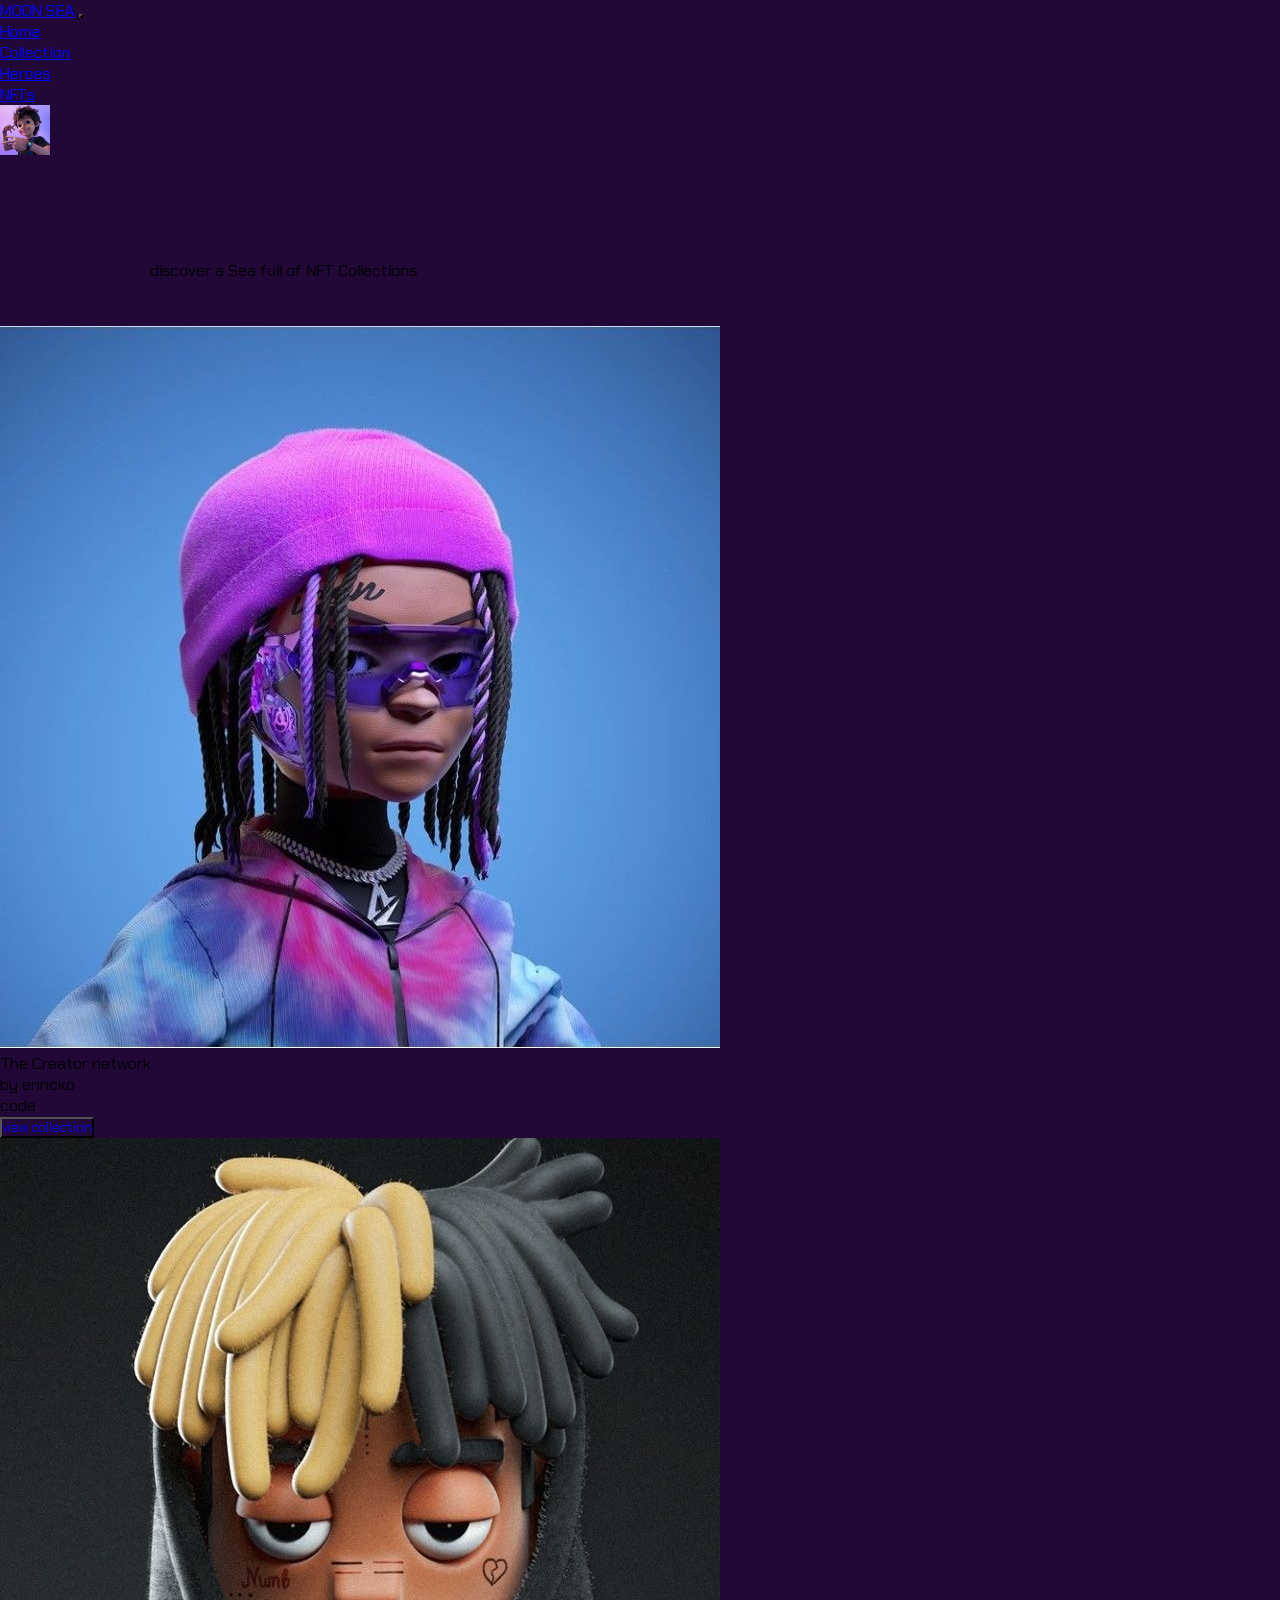
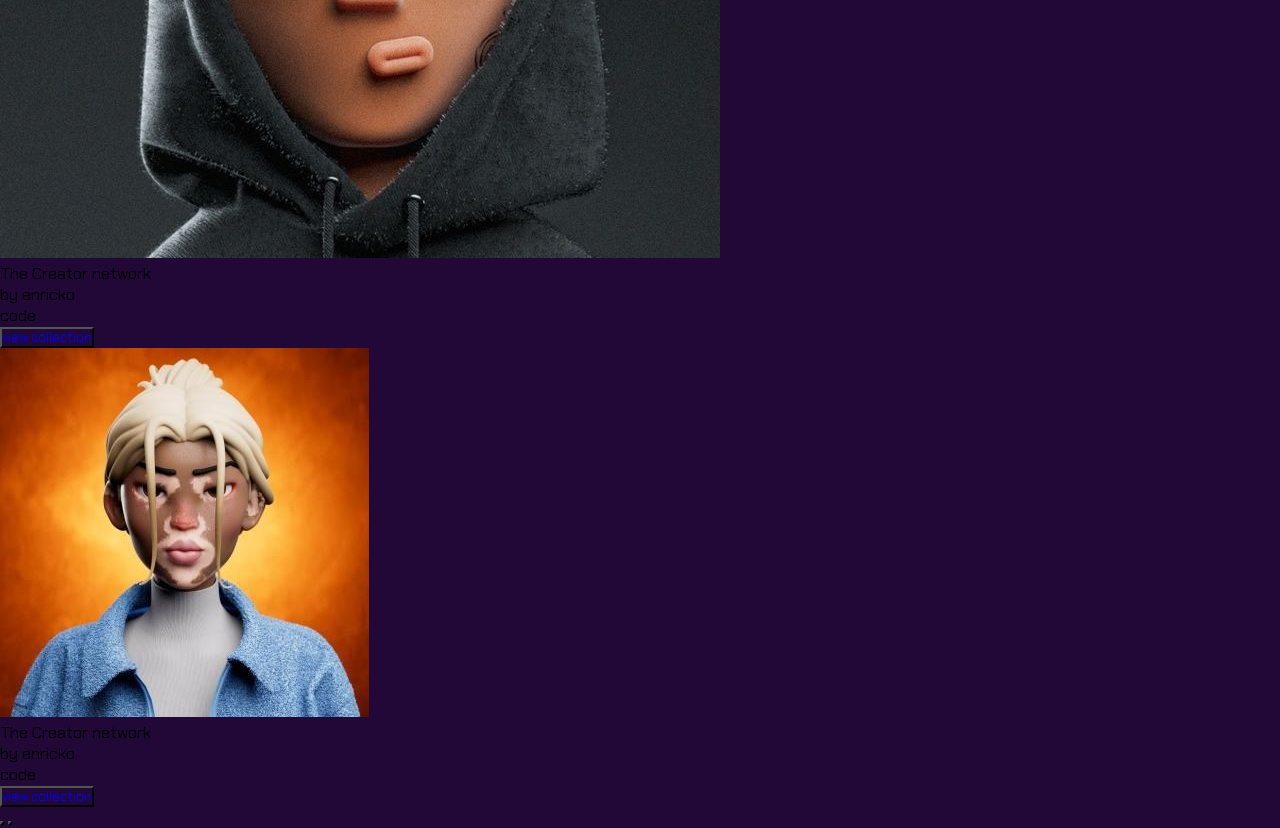
<file: index.html>
<!DOCTYPE html>
<html lang="en">

<head>
  <meta charset="UTF-8">
  <meta http-equiv="X-UA-Compatible" content="IE=edge">
  <meta name="viewport" content="width=device-width, initial-scale=1.0">
  <title>NFt project</title>
  <link rel="stylesheet" href="style.css">
  <link rel="stylesheet" href="https://cdnjs.cloudflare.com/ajax/libs/font-awesome/6.2.0/css/all.min.css">
  <link href="https://cdn.jsdelivr.net/npm/bootstrap@5.2.1/dist/css/bootstrap.min.css" rel="stylesheet"
    integrity="sha384-iYQeCzEYFbKjA/T2uDLTpkwGzCiq6soy8tYaI1GyVh/UjpbCx/TYkiZhlZB6+fzT" crossorigin="anonymous">
  <script src="https://cdn.jsdelivr.net/npm/@popperjs/core@2.11.6/dist/umd/popper.min.js"
    integrity="sha384-oBqDVmMz9ATKxIep9tiCxS/Z9fNfEXiDAYTujMAeBAsjFuCZSmKbSSUnQlmh/jp3" crossorigin="anonymous">
  </script>
  <script src="https://cdn.jsdelivr.net/npm/bootstrap@5.2.1/dist/js/bootstrap.min.js"
    integrity="sha384-7VPbUDkoPSGFnVtYi0QogXtr74QeVeeIs99Qfg5YCF+TidwNdjvaKZX19NZ/e6oz" crossorigin="anonymous">
  </script>

  <link href="https://unpkg.com/aos@2.3.1/dist/aos.css" rel="stylesheet">



</head>

<body>
  <!-- navigation bar -->
  <header>
    <nav class="navbar navbar-expand-sm ">
      <div class="container">
        <a class="navbar-brand text-white fs-1 " href="#">MOON <span class="text-primary">SEA</span></a>
        <button class="navbar-toggler" type="button" data-bs-toggle="collapse" data-bs-target="#collapsibleNavbar"
          style="background-color:white; margin-right:20px;">
          <span class="navbar-toggler-icon " style="color:rgb(255, 255, 255) ;"></span>
        </button>


       
        
        <div class="collapse navbar-collapse" id="collapsibleNavbar">
          <ul class="navbar-nav ms-auto text-center fs-3">
            <li class="nav-item ">
              <a class="nav-link text-white" href="index.html">Home</a>
            </li>
            <li class="nav-item ">
              <a class="nav-link text-white" href="collection.html">Collection</a>
            </li>
            <li class="nav-item">
              <a class="nav-link text-white" href="Heroes.html">Heroes</a>
            </li>
            <li class="nav-item">
              <a class="nav-link text-white" href="NFTs.html">NFTs</a>
            </li>
            <li class="nav-item">
              <img class="img-fluid rounded-circle border ms-5" style="width:50px ;" src="/download (4).jpg" alt=""
                srcset="">
            </li>
          </ul>
        </div>
      </div>
    </nav>
  </header>

  <!-- hero page -->

  <main class="container-fluid">
    <div class="row">
      <div class="col-sm-12 col-md-6 col-lg-6 col-12 ">
        <p class="text-white fs-1 fw-bold w-50  " style="margin-left: 150px; margin-top: 100px;" data-aos="fade-up"
          data-aos-duration="3000"> <span class="text-primary">discover a</span> Sea full of NFT Collections</p>
      </div>

      <div class="col-sm-12 col-md-6 col-lg-6 col-12 ms-auto" data-aos="fade-left">
        <!-- Carousel -->
        <div id="demo" class="carousel slide " data-bs-ride="carousel">

          <!-- Indicators/dots -->
          <!-- <div class="carousel-indicators">
            <button type="button" data-bs-target="#demo" data-bs-slide-to="0" class="active"></button>
            <button type="button" data-bs-target="#demo" data-bs-slide-to="1"></button>
            <button type="button" data-bs-target="#demo" data-bs-slide-to="2"></button>
          </div> -->

          <!-- The slideshow/carousel -->
          <div class="carousel-inner mx-5 " style="margin-top:45px; width: 400px;">

            <div class="carousel-item active">
              <img src="/I will create 3d nft art collection of 1k, 10k, 100k for opensea.jpg" alt="Los Angeles"
                class="d-block w-100">
              <div class="col-sm-12 col-md-6 col-lg-6 col-12 mx-5">
                <p class="creator text-white fs-5"><span class="text2"> The Creator network</span> <br> by enricko
                  <br>code</p>
                <button type="button" class="btn btn-outline-primary collection"><a
                    href="http://127.0.0.1:5501/collection.html" style="text-decoration:none;">view collection</a>
                </button>
              </div>
            </div>

            <div class="carousel-item">
              <img src="/download (3).jpg" alt="Chicago" class="d-block w-100">
              <div class="col-sm-12 col-md-6 col-lg-6 col-12 mx-5">
                <p class="creator text-white me-2 fs-5"><span class="text2"> The Creator network</span> <br> by enricko
                  <br>code</p>
                <button type="button" class="btn btn-outline-primary collection"><a
                    href="http://127.0.0.1:5501/collection.html" style="text-decoration:none;">view collection</a>
                </button>
              </div>
            </div>

            <div class="carousel-item">
              <img src="/Voyagers __ NFTs Arts.jpg" alt="New York" class="d-block w-100">
              <div class="col-sm-12 col-md-6 col-lg-6 col-12 mx-5">
                <p class="creator text-white me-2 fs-5"><span class="text2"> The Creator network</span> <br> by enricko
                  <br>code</p>
                <button type="button" class="btn btn-outline-primary collection"> <a
                    href="http://127.0.0.1:5501/collection.html" style="text-decoration:none;">view collection</a>
                </button>
              </div>
            </div>
          </div>

          <!-- Left and right controls/icons -->
          <button class="carousel-control-prev ms-5 my-3" type="button" data-bs-target="#demo" data-bs-slide="prev">
            <span class="carousel-control-prev-icon"></span>
          </button>
          <button class="carousel-control-next me-4  " type="button" data-bs-target="#demo" data-bs-slide="next">
            <span class="carousel-control-next-icon"></span>
          </button>
        </div>
      </div>
    </div>
  </main>

  <!-- footer section -->

  <footer>
    <div class="container-fluid text-white fs-1 ms-5 p-5 ">
      <i class="fa-brands fa-facebook"></i>
      <i class="fa-brands fa-twitter"></i>
      <i class="fa-brands fa-square-instagram"></i>
    </div>


  </footer>


  <script src="https://unpkg.com/aos@2.3.1/dist/aos.js"></script>
  <script>
    AOS.init();
  </script>

</body>

</html>
</file>
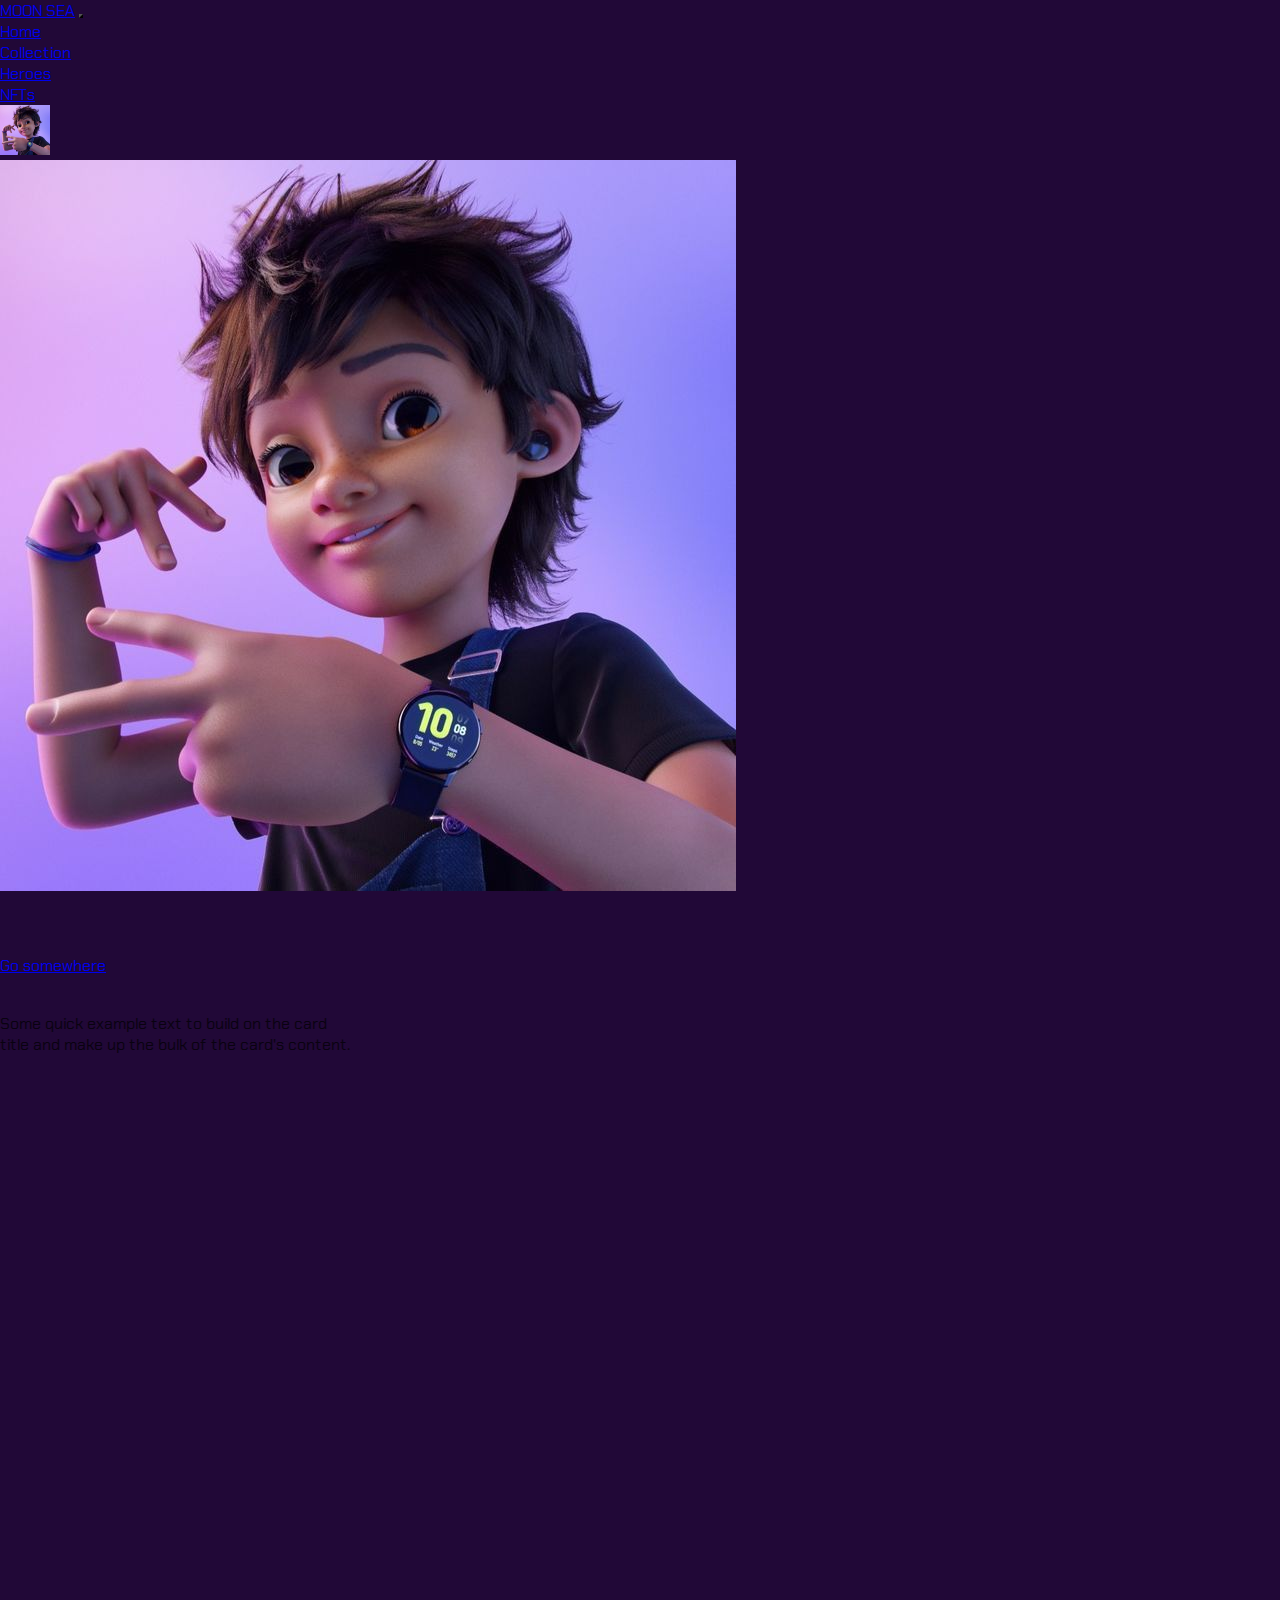
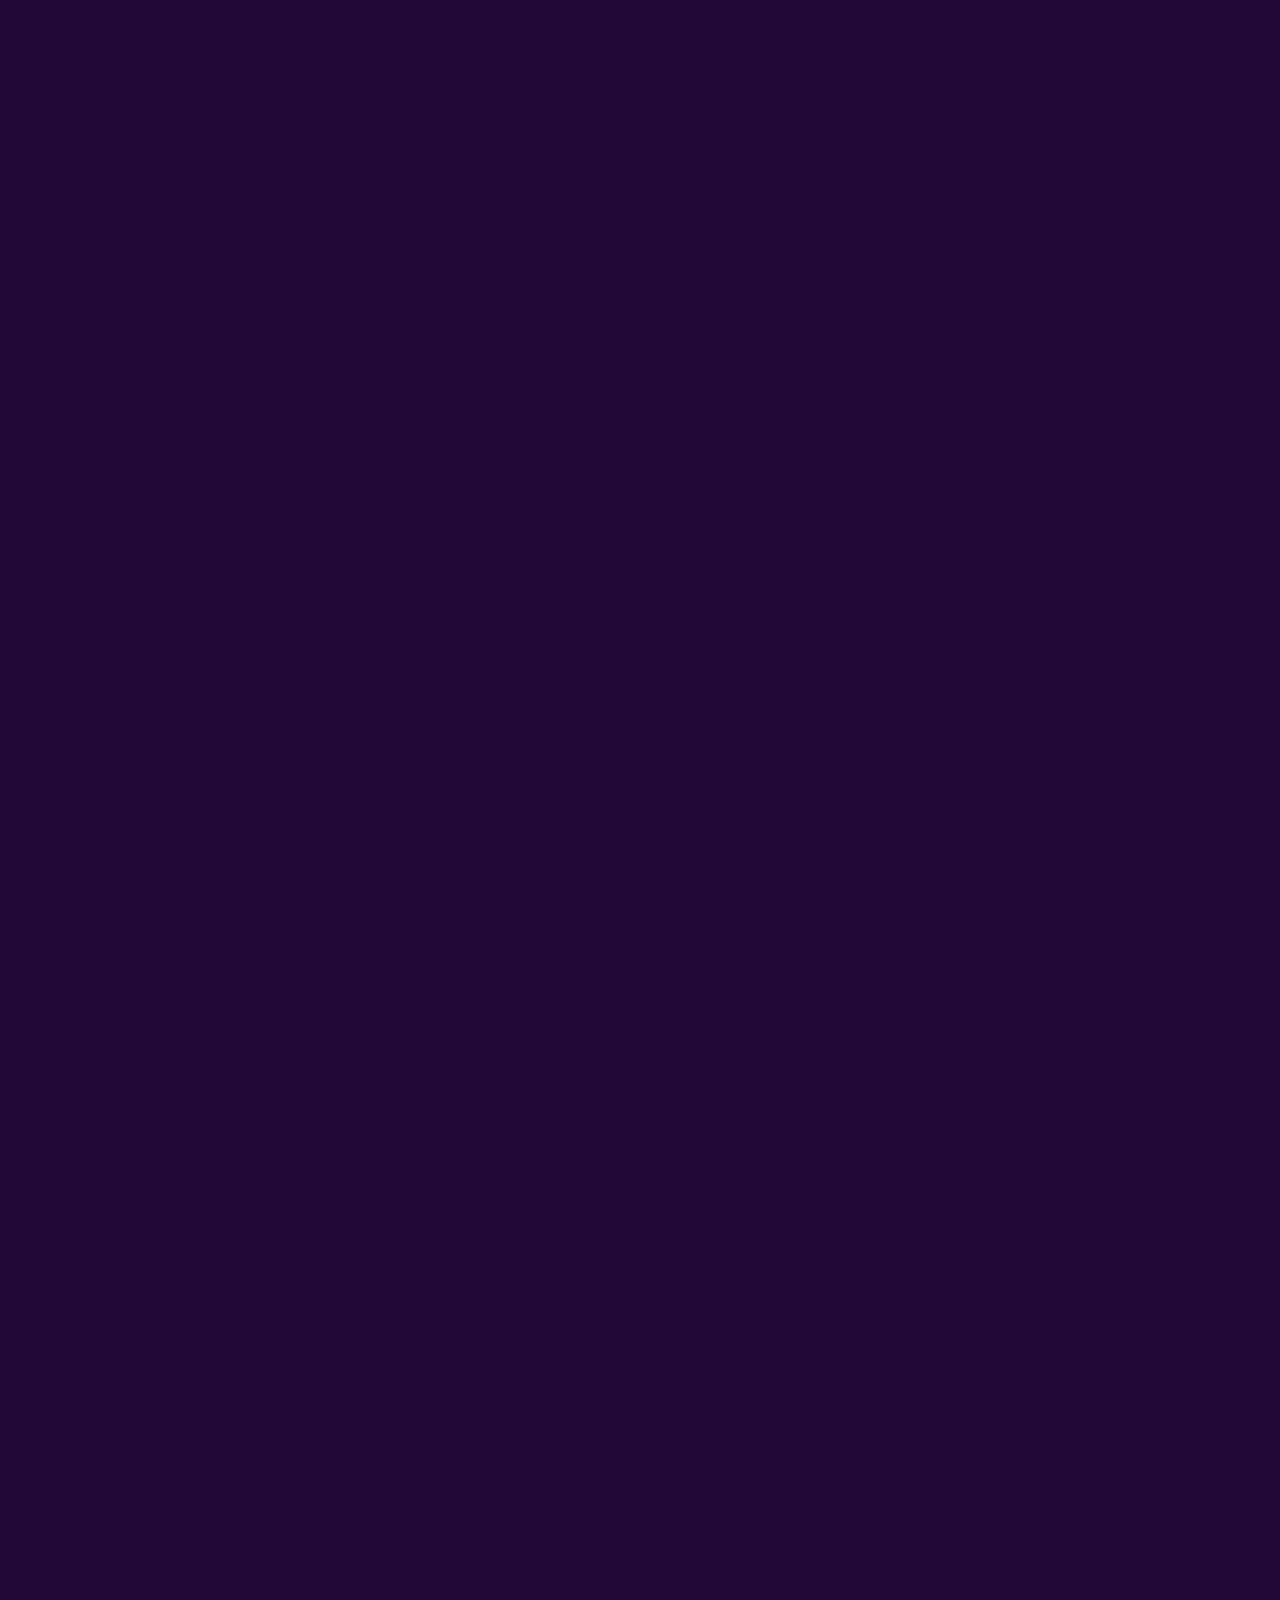
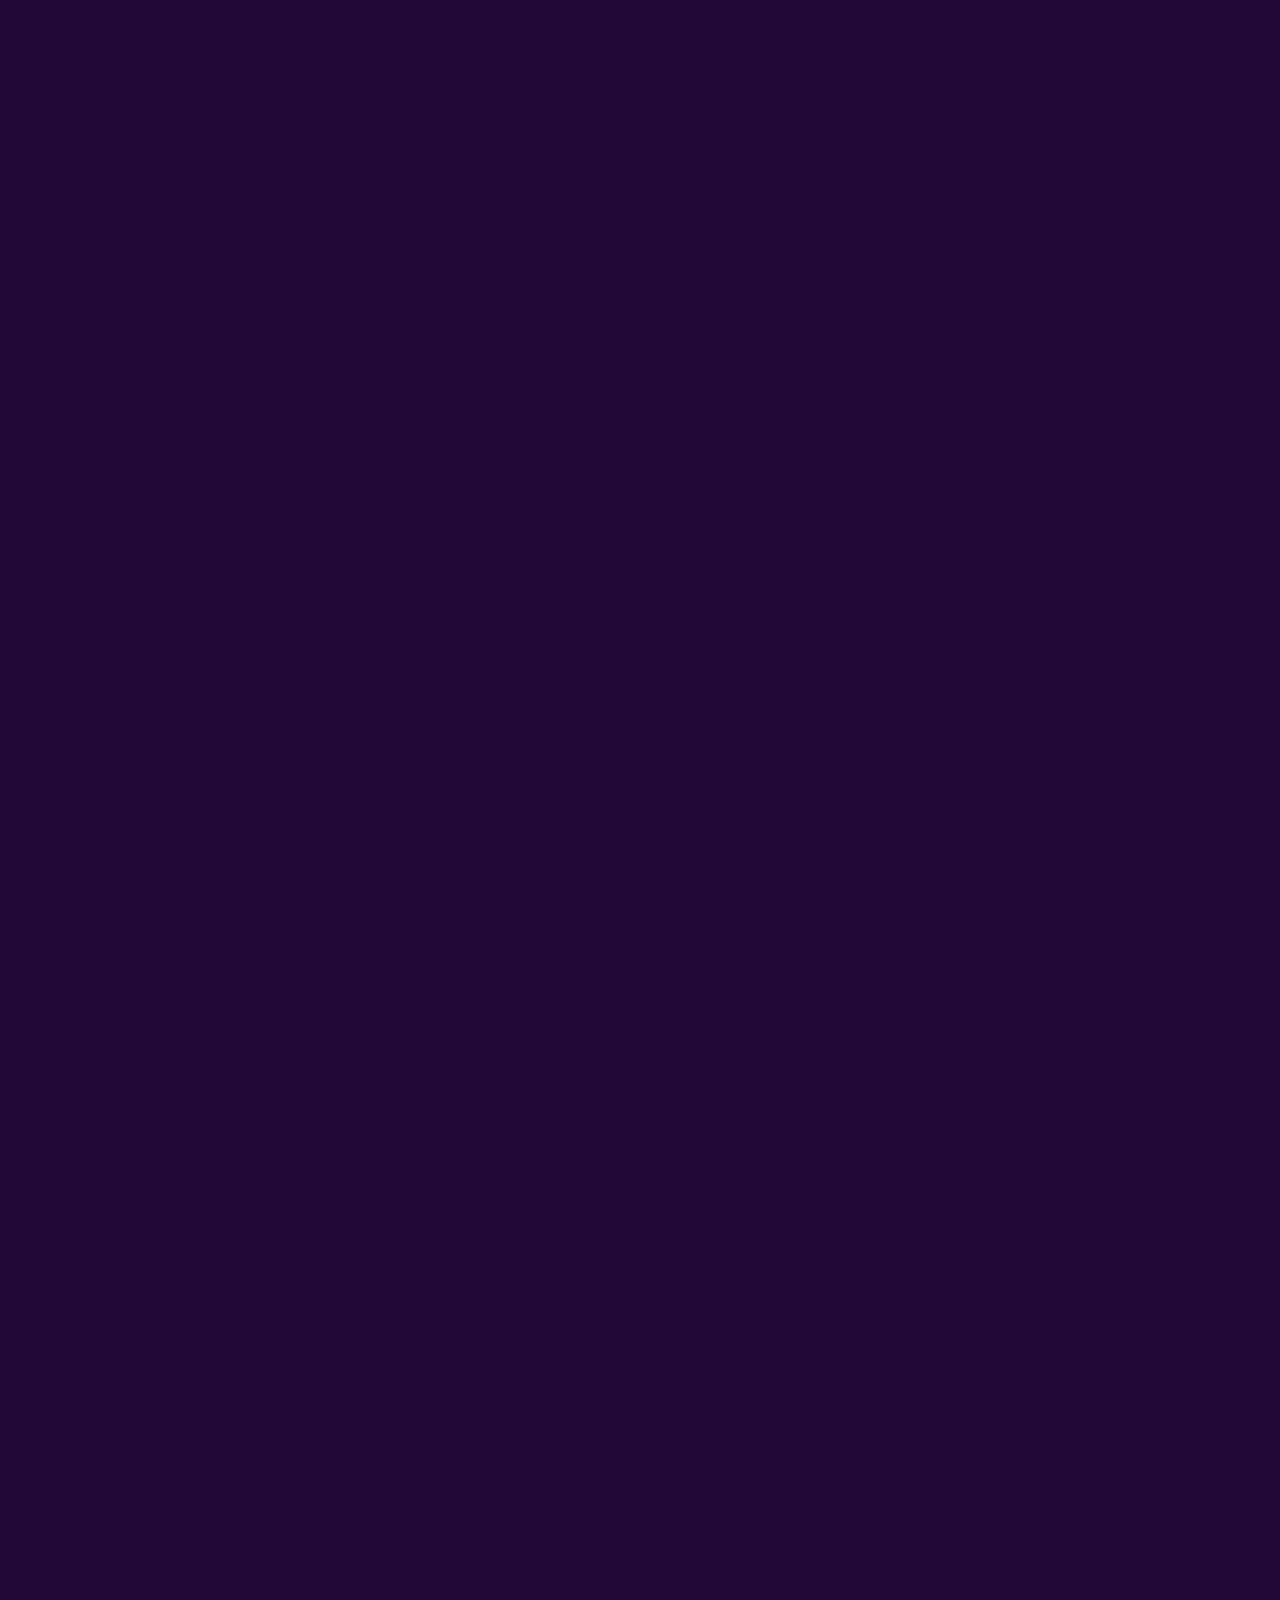
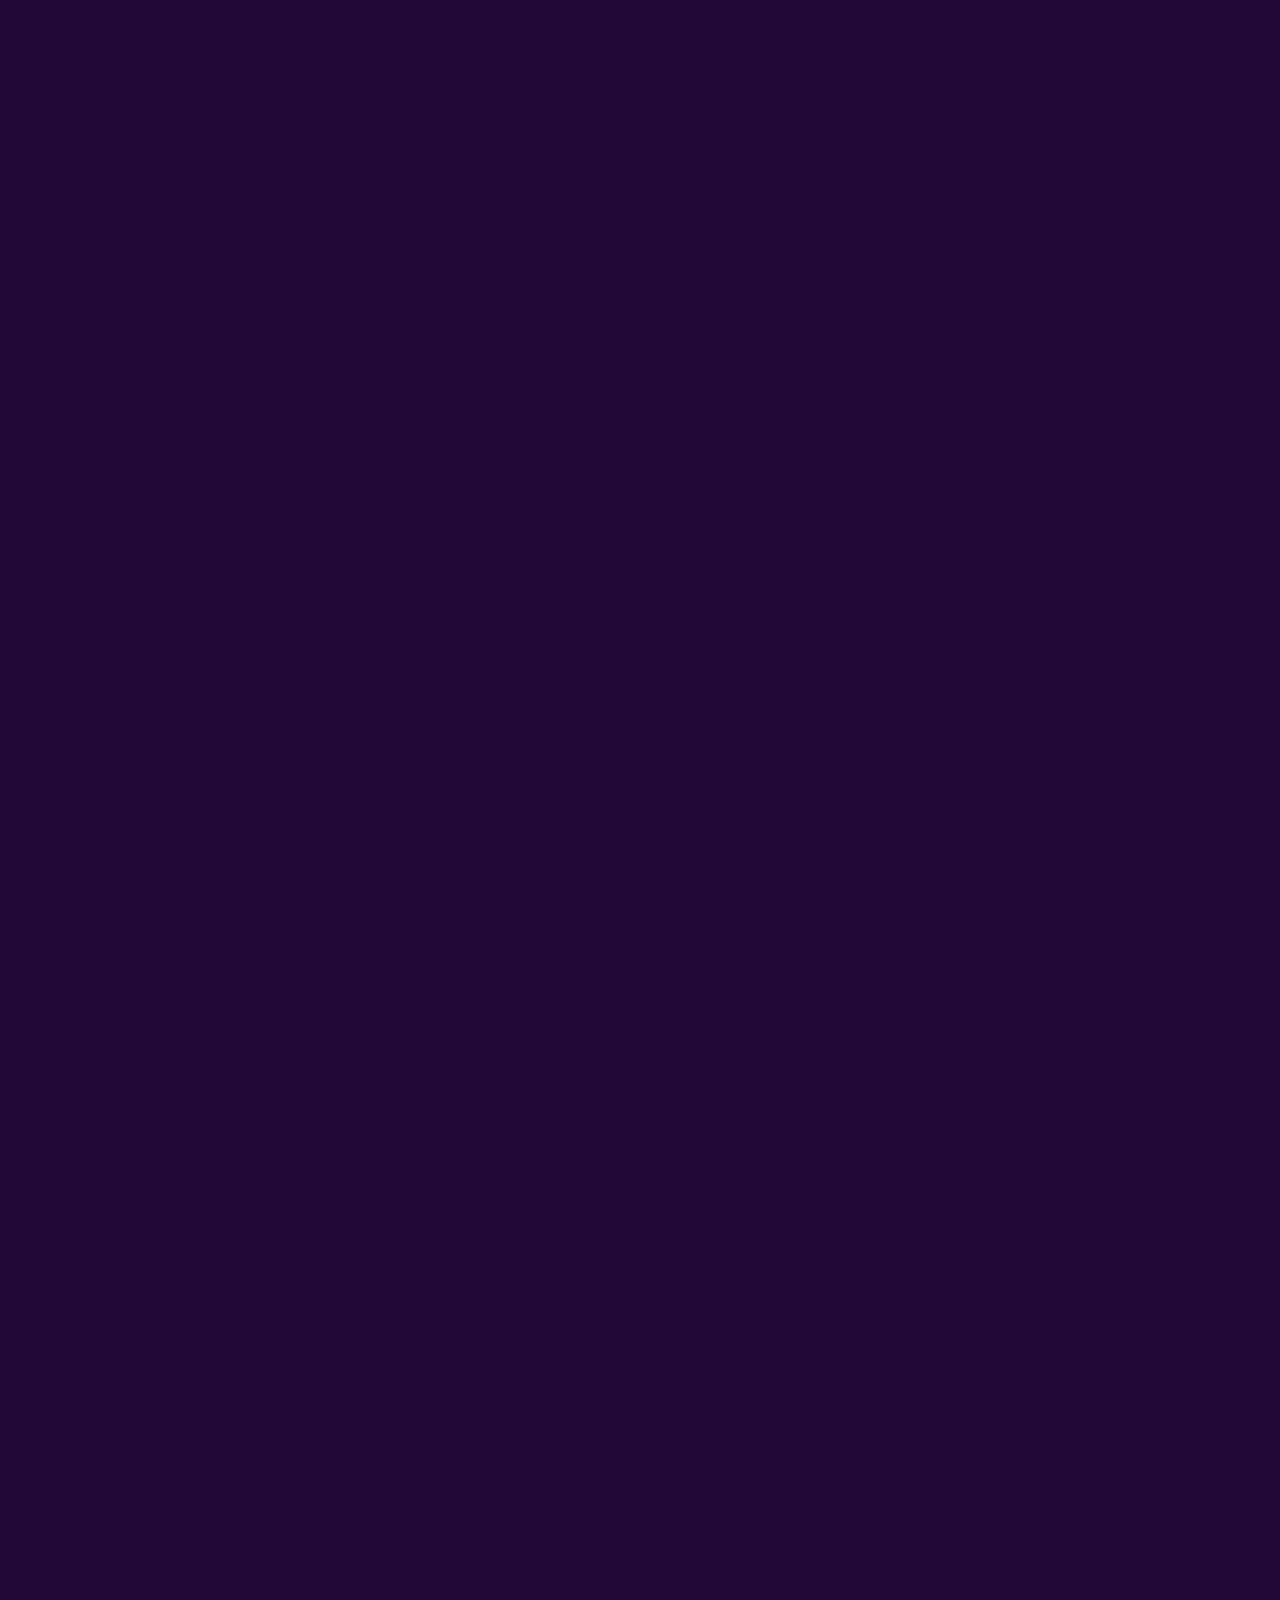
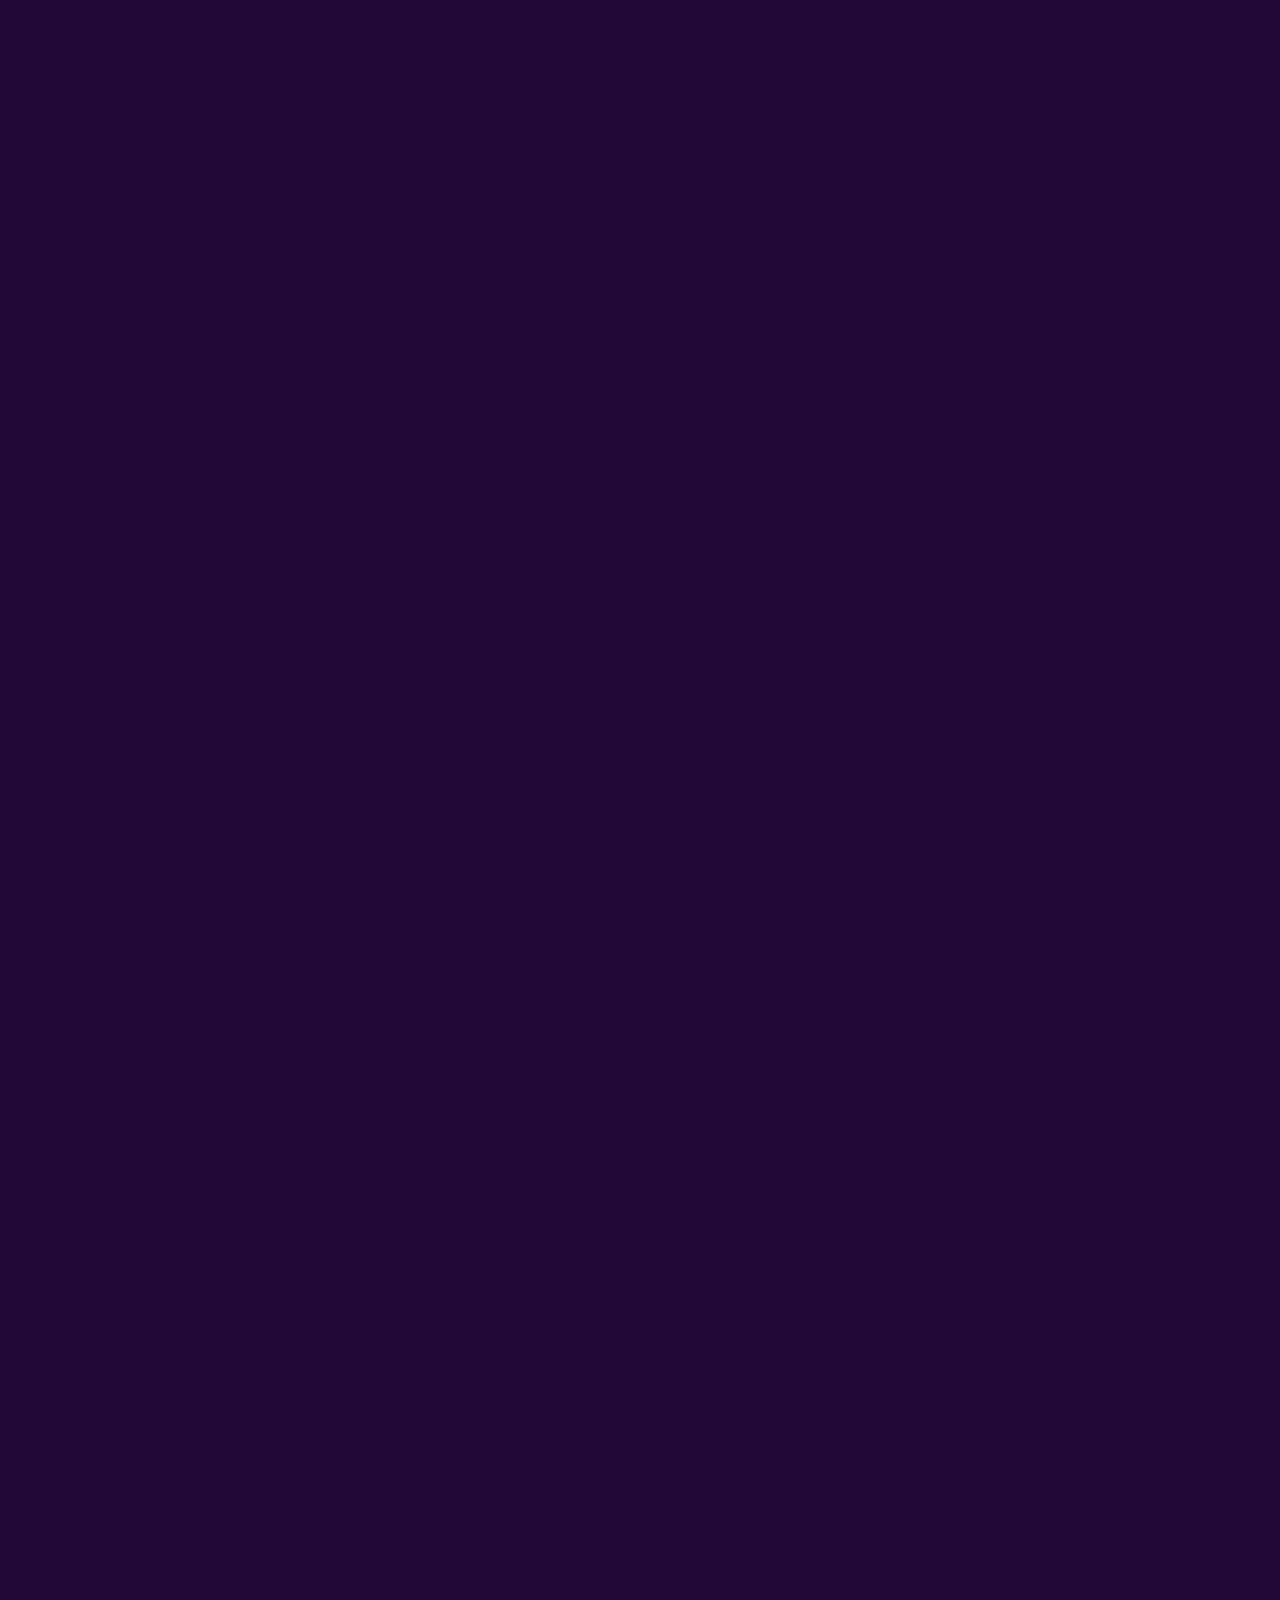
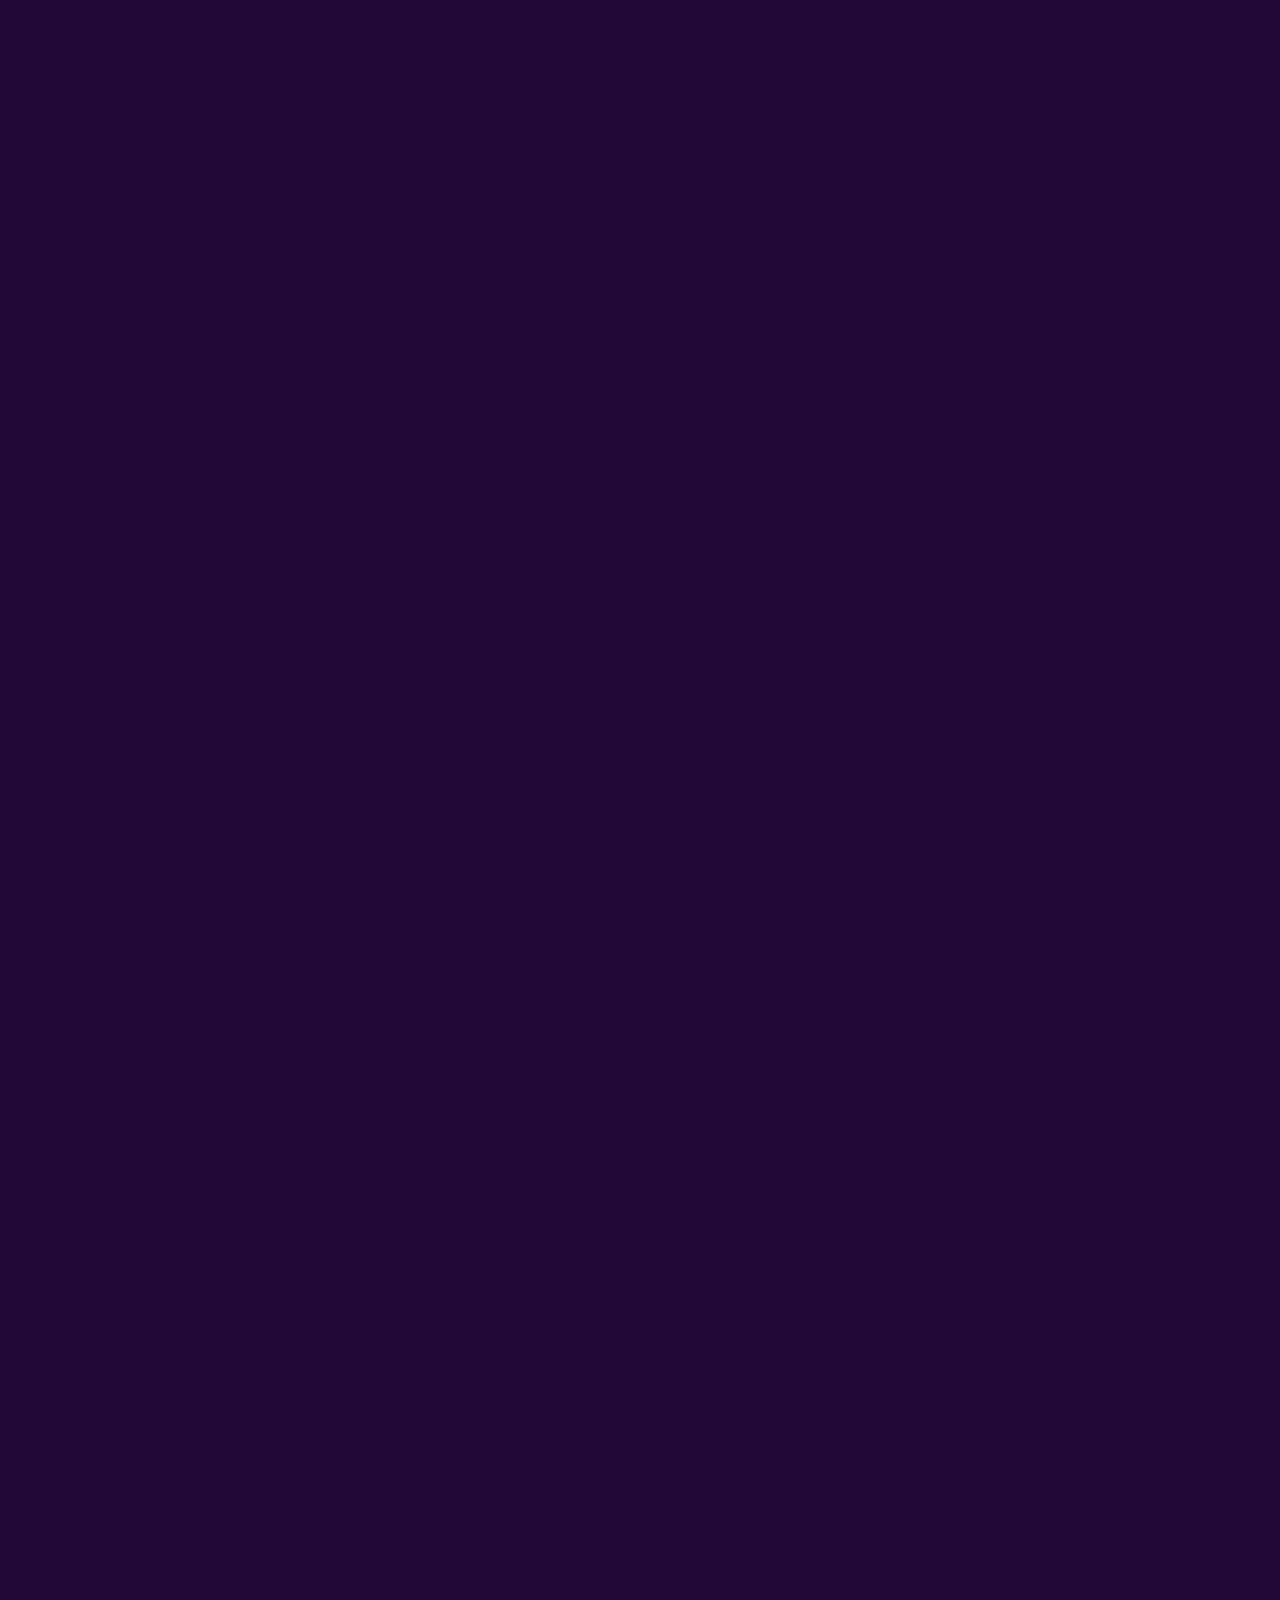
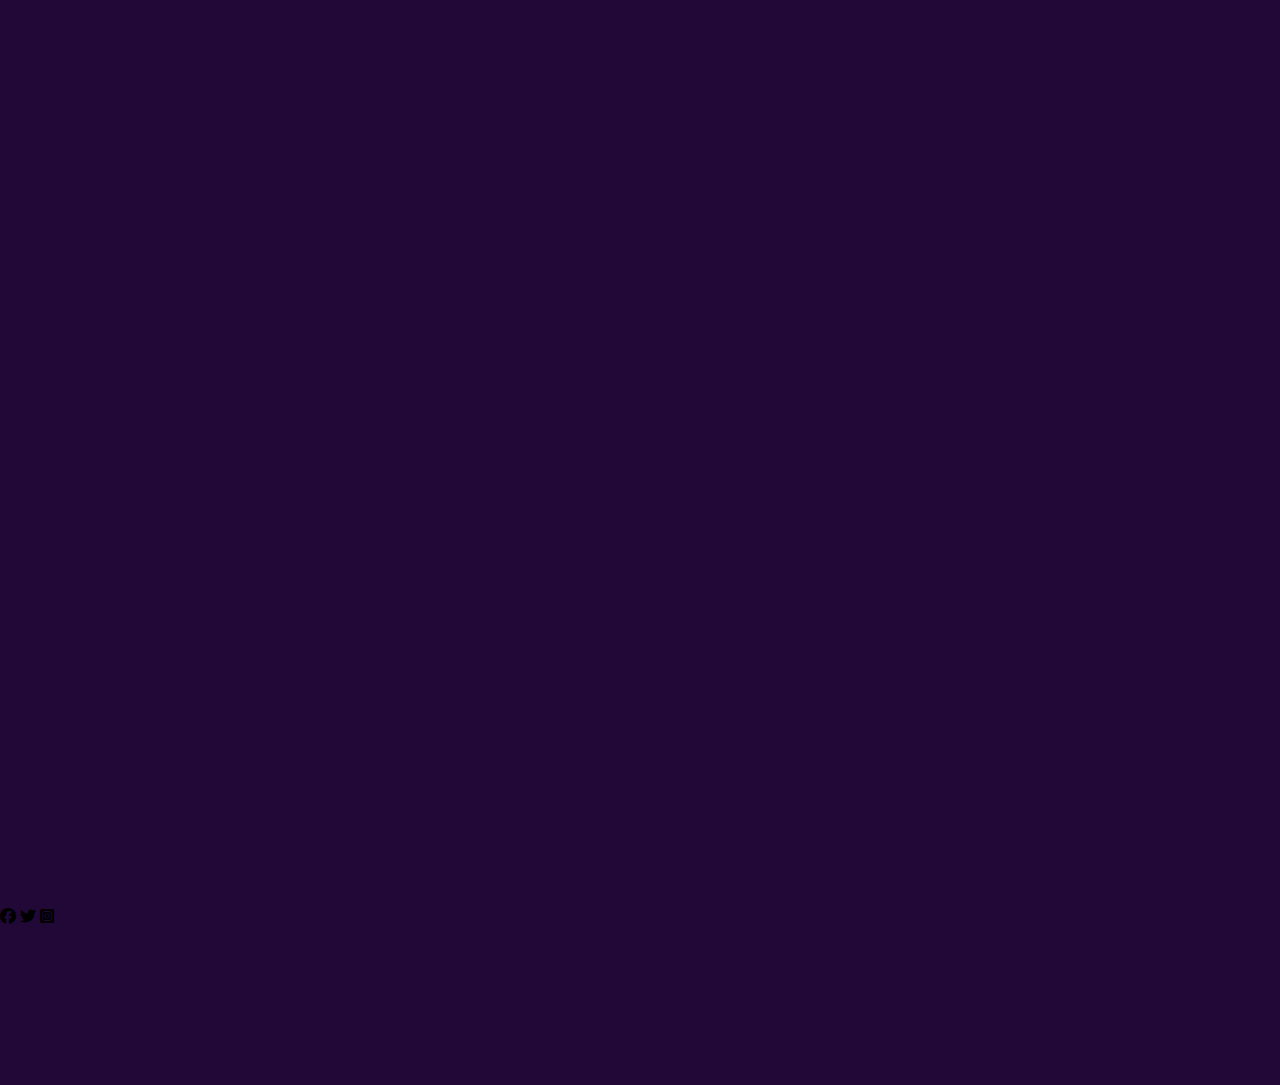
<file: collection.html>
<!DOCTYPE html>
<html lang="en">

<head>
  <meta charset="UTF-8">
  <meta http-equiv="X-UA-Compatible" content="IE=edge">
  <meta name="viewport" content="width=device-width, initial-scale=1.0">
  <title>Collection</title>
  <link rel="stylesheet" href="collection.css">
  <link rel="stylesheet" href="https://cdnjs.cloudflare.com/ajax/libs/font-awesome/6.2.0/css/all.min.css">
  <link href="https://cdn.jsdelivr.net/npm/bootstrap@5.2.1/dist/css/bootstrap.min.css" rel="stylesheet"
    integrity="sha384-iYQeCzEYFbKjA/T2uDLTpkwGzCiq6soy8tYaI1GyVh/UjpbCx/TYkiZhlZB6+fzT" crossorigin="anonymous">

  <link href="https://unpkg.com/aos@2.3.1/dist/aos.css" rel="stylesheet">


  <script src="https://cdn.jsdelivr.net/npm/@popperjs/core@2.11.6/dist/umd/popper.min.js"
    integrity="sha384-oBqDVmMz9ATKxIep9tiCxS/Z9fNfEXiDAYTujMAeBAsjFuCZSmKbSSUnQlmh/jp3" crossorigin="anonymous">
  </script>
  <script src="https://cdn.jsdelivr.net/npm/bootstrap@5.2.1/dist/js/bootstrap.min.js"
    integrity="sha384-7VPbUDkoPSGFnVtYi0QogXtr74QeVeeIs99Qfg5YCF+TidwNdjvaKZX19NZ/e6oz" crossorigin="anonymous">
  </script>

</head>

<body>
  <div class="collection">
    <header>
      <nav class="navbar navbar-expand-sm position-sticky">
        <div class="container">
          <a class="navbar-brand text-white fs-1" href="#">MOON <span class="text-primary">SEA</span></a>
          <button class="navbar-toggler" type="button" data-bs-toggle="collapse" data-bs-target="#collapsibleNavbar"
            style="background-color:white; margin-right:20px;">
            <span class="navbar-toggler-icon"></span>
          </button>
          <div class="collapse navbar-collapse" id="collapsibleNavbar">
            <ul class="navbar-nav ms-auto text-center fs-3">
              <li class="nav-item ">
                <a class="nav-link text-white" href="index.html">Home</a>
              </li>
              <li class="nav-item ">
                <a class="nav-link text-white" href="collection.html">Collection</a>
              </li>
              <li class="nav-item">
                <a class="nav-link text-white" href="Heroes.html">Heroes</a>
              </li>
              <li class="nav-item">
                <a class="nav-link text-white" href="NFTs.html">NFTs</a>
              </li>
              <li class="nav-item">
                <img class="img-fluid rounded-circle border ms-5" style="width:50px ;" src="/download (4).jpg" alt="" srcset="">
              </li>
            </ul>
          </div>
        </div>
      </nav>
    </header>
    <main>
      <div class="container">
        <div class="row gy-3 my-3">
          <div class="col-md-4 col-md-6 col-lg-4" data-aos="fade-up" data-aos="fade-down" data-aos-offset="400" data-aos-duration="3000">
            <div class="card" style="width:350px; border:none;">
              <img src="download (4).jpg" class="card-img-top" alt="...">
              <div class="card-body" >
                <h5 class="card-title text-white" data-aos="fade-up" data-aos-duration="3000">Card title</h5>
                <p class="card-text text-white"data-aos="fade-up"data-aos-duration="3000" style="opacity: 70%;">Some quick example text to build on the card title and make up the bulk of the
                  card's content.</p>
                <a href="#" class="btn btn-primary">Go somewhere</a>
              </div>
            </div>
          </div>

          <div class="col-md-4 col-md-6 col-lg-4" data-aos="fade-up" data-aos="fade-down" data-aos-offset="400" data-aos-duration="3000">
            <div class="card" style="width:350px; border:none;">
              <img src="download (5).jpg" class="card-img-top" alt="...">
              <div class="card-body">
                <h5 class="card-title text-white"data-aos="fade-up" data-aos-duration="3000">Card title</h5>
                <p class="card-text text-white"data-aos="fade-up" data-aos-duration="3000" style="opacity: 70%;">Some quick example text to build on the card title and make up the bulk of the
                  card's content.</p>
                <a href="#" class="btn btn-primary">Go somewhere</a>
              </div>
            </div>
          </div>

          <div class="col-md-4 col-md-6 col-lg-4" data-aos="fade-up" data-aos="fade-down" data-aos-offset="400" data-aos-duration="3000">
            <div class="card" style="width:350px; border:none;">
              <img src="rocky (1).jpg" class="card-img-top" alt="...">
              <div class="card-body">
                <h5 class="card-title text-white"data-aos="fade-up" data-aos-duration="3000">Card title</h5>
                <p class="card-text text-white"data-aos="fade-up" data-aos-duration="3000" style="opacity: 70%;">Some quick example text to build on the card title and make up the bulk of the
                  card's content.</p>
                <a href="#" class="btn btn-primary">Go somewhere</a>
              </div>
            </div>
          </div>

          <div class="col-md-4 col-md-6 col-lg-4" data-aos="fade-up" data-aos="fade-down" data-aos-offset="400" data-aos-duration="3000">
            <div class="card" style="width:350px; border:none;">
              <img src="3d nft.jpg" class="card-img-top" alt="...">
              <div class="card-body">
                <h5 class="card-title text-white"data-aos="fade-up" data-aos-duration="3000">Card title</h5>
                <p class="card-text text-white"data-aos="fade-up" data-aos-duration="3000" style="opacity: 70%;">Some quick example text to build on the card title and make up the bulk of the
                  card's content.</p>
                <a href="#" class="btn btn-primary">Go somewhere</a>
              </div>
            </div>
          </div>

          <div class="col-md-4 col-md-6 col-lg-4" data-aos="fade-up" data-aos="fade-down" data-aos-offset="400" data-aos-duration="3000">
            <div class="card" style="width:350px; border:none;">
              <img src="Rainbow Loin NFT.jpg" class="card-img-top" alt="...">
              <div class="card-body">
                <h5 class="card-title text-white"data-aos="fade-up" data-aos-duration="3000">Card title</h5>
                <p class="card-text text-white"data-aos="fade-up" data-aos-duration="3000" style="opacity: 70%;">Some quick example text to build on the card title and make up the bulk of the
                  card's content.</p>
                <a href="#" class="btn btn-primary">Go somewhere</a>
              </div>
            </div>
          </div>

          <div class="col-md-4 col-md-6 col-lg-4" data-aos="fade-up" data-aos="fade-down" data-aos-offset="400" data-aos-duration="3000">
            <div class="card" style="width:350px; border:none;">
              <img src="cat.jpg" class="card-img-top" alt="...">
              <div class="card-body">
                <h5 class="card-title text-white"data-aos="fade-up" data-aos-duration="3000">Card title</h5>
                <p class="card-text text-white"data-aos="fade-up" data-aos-duration="3000" style="opacity: 70%;">Some quick example text to build on the card title and make up the bulk of the
                  card's content.</p>
                <a href="#" class="btn btn-primary">Go somewhere</a>
              </div>
            </div>
          </div>

          <div class="col-md-4 col-md-6 col-lg-4" data-aos="fade-up" data-aos="fade-down" data-aos-offset="400" data-aos-duration="3000">
            <div class="card" style="width:350px; border:none;">
              <img
                src="Best NFT arts, Best NFT games, Best NFT artworks, NFT art designs, Doodle Ape NFT, Doodle Monkey NFT.jpg"
                class="card-img-top" alt="...">
              <div class="card-body">
                <h5 class="card-title text-white"data-aos="fade-up" data-aos-duration="3000">Card title</h5>
                <p class="card-text text-white"data-aos="fade-up" data-aos-duration="3000" style="opacity: 70%;">Some quick example text to build on the card title and make up the bulk of the
                  card's content.</p>
                <a href="#" class="btn btn-primary">Go somewhere</a>
              </div>
            </div>
          </div>

          <div class="col-md-4 col-md-6 col-lg-4" data-aos="fade-up" data-aos="fade-down" data-aos-offset="400" data-aos-duration="3000">
            <div class="card" style="width:350px; border:none;">
              <img src="NFT __ DIGITAL-ART _ NFT-ART _ NFT COOMMUNITY.jpg" class="card-img-top" alt="...">
              <div class="card-body">
                <h5 class="card-title text-white"data-aos="fade-up" data-aos-duration="3000">Card title</h5>
                <p class="card-text text-white"data-aos="fade-up" data-aos-duration="3000" style="opacity: 70%;">Some quick example text to build on the card title and make up the bulk of the
                  card's content.</p>
                <a href="#" class="btn btn-primary">Go somewhere</a>
              </div>
            </div>
          </div>

          <div class="col-md-4 col-md-6 col-lg-4" data-aos="fade-up" data-aos="fade-down" data-aos-offset="400" data-aos-duration="3000">
            <div class="card" style="width:350px; border:none;  ">
              <img src="lion.jpg" class="card-img-top" alt="...">
              <div class="card-body">
                <h5 class="card-title text-white"data-aos="fade-up" data-aos-duration="3000">Card title</h5>
                <p class="card-text text-white"data-aos="fade-up" data-aos-duration="3000" style="opacity: 70%;">Some quick example text to build on the card title and make up the bulk of the
                  card's content.</p>
                <a href="#" class="btn btn-primary">Go somewhere</a>
              </div>
            </div>
          </div>


          <div class="col-md-4 col-md-6 col-lg-4" data-aos="fade-up" data-aos="fade-down" data-aos-offset="400" data-aos-duration="3000">
            <div class="card" style="width:350px; border:none;">
              <img src="2d 3d nft art collection, 2d 3d animation video, 2d 3d character design!!.jpg"
                class="card-img-top" alt="...">
              <div class="card-body">
                <h5 class="card-title text-white"data-aos="fade-up" data-aos-duration="3000">Card title</h5>
                <p class="card-text text-white"data-aos="fade-up" data-aos-duration="3000" style="opacity: 70%;">Some quick example text to build on the card title and make up the bulk of the
                  card's content.</p>
                <a href="#" class="btn btn-primary">Go somewhere</a>
              </div>
            </div>
          </div>

          <div class="col-md-4 col-md-6 col-lg-4" data-aos="fade-up" data-aos="fade-down" data-aos-offset="400" data-aos-duration="3000">
            <div class="card" style="width:350px; border:none;">
              <img
                src="NFTPRENEUR 💎 on Instagram_ “@nftpreneur 💎  NFT_ @naughtyteddiesclub 🔥🚀  Designed by the talented Yuri Pomo @YuriPomo , the Naughty Teddies Club is in Town_ These…”.jpg"
                class="card-img-top" alt="...">
              <div class="card-body">
                <h5 class="card-title text-white"data-aos="fade-up" data-aos-duration="3000">Card title</h5>
                <p class="card-text text-white"data-aos="fade-up" data-aos-duration="3000" style="opacity: 70%;">Some quick example text to build on the card title and make up the bulk of the
                  card's content.</p>
                <a href="#" class="btn btn-primary">Go somewhere</a>
              </div>
            </div>
          </div>


          <div class="col-md-4 col-md-6 col-lg-4" data-aos="fade-up" data-aos="fade-down" data-aos-offset="400" data-aos-duration="3000">
            <div class="card" style="width:350px; border:none;">
              <img
                src="4k realistic 3D game trailer animation video + Music_Sound + Character Design + Rigg + 3D Modeling.jpg"
                class="card-img-top" alt="...">
              <div class="card-body">
                <h5 class="card-title text-white"data-aos="fade-up" data-aos-duration="3000">Card title</h5>
                <p class="card-text text-white"data-aos="fade-up" data-aos-duration="3000" style="opacity: 70%;">Some quick example text to build on the card title and make up the bulk of the
                  card's content.</p>
                <a href="#" class="btn btn-primary">Go somewhere</a>
              </div>
            </div>
          </div>

        </div>
      </div>
    </main>
    <footer>
      <div class="container-fluid text-white fs-1 p-5">
        <i class="fa-brands fa-facebook"></i>
        <i class="fa-brands fa-twitter"></i>
        <i class="fa-brands fa-square-instagram"></i>
      </div>
    </footer>
    </section>



    <script src="https://unpkg.com/aos@2.3.1/dist/aos.js"></script>
    <script>
      AOS.init();
    </script>
</body>

</html>
</file>
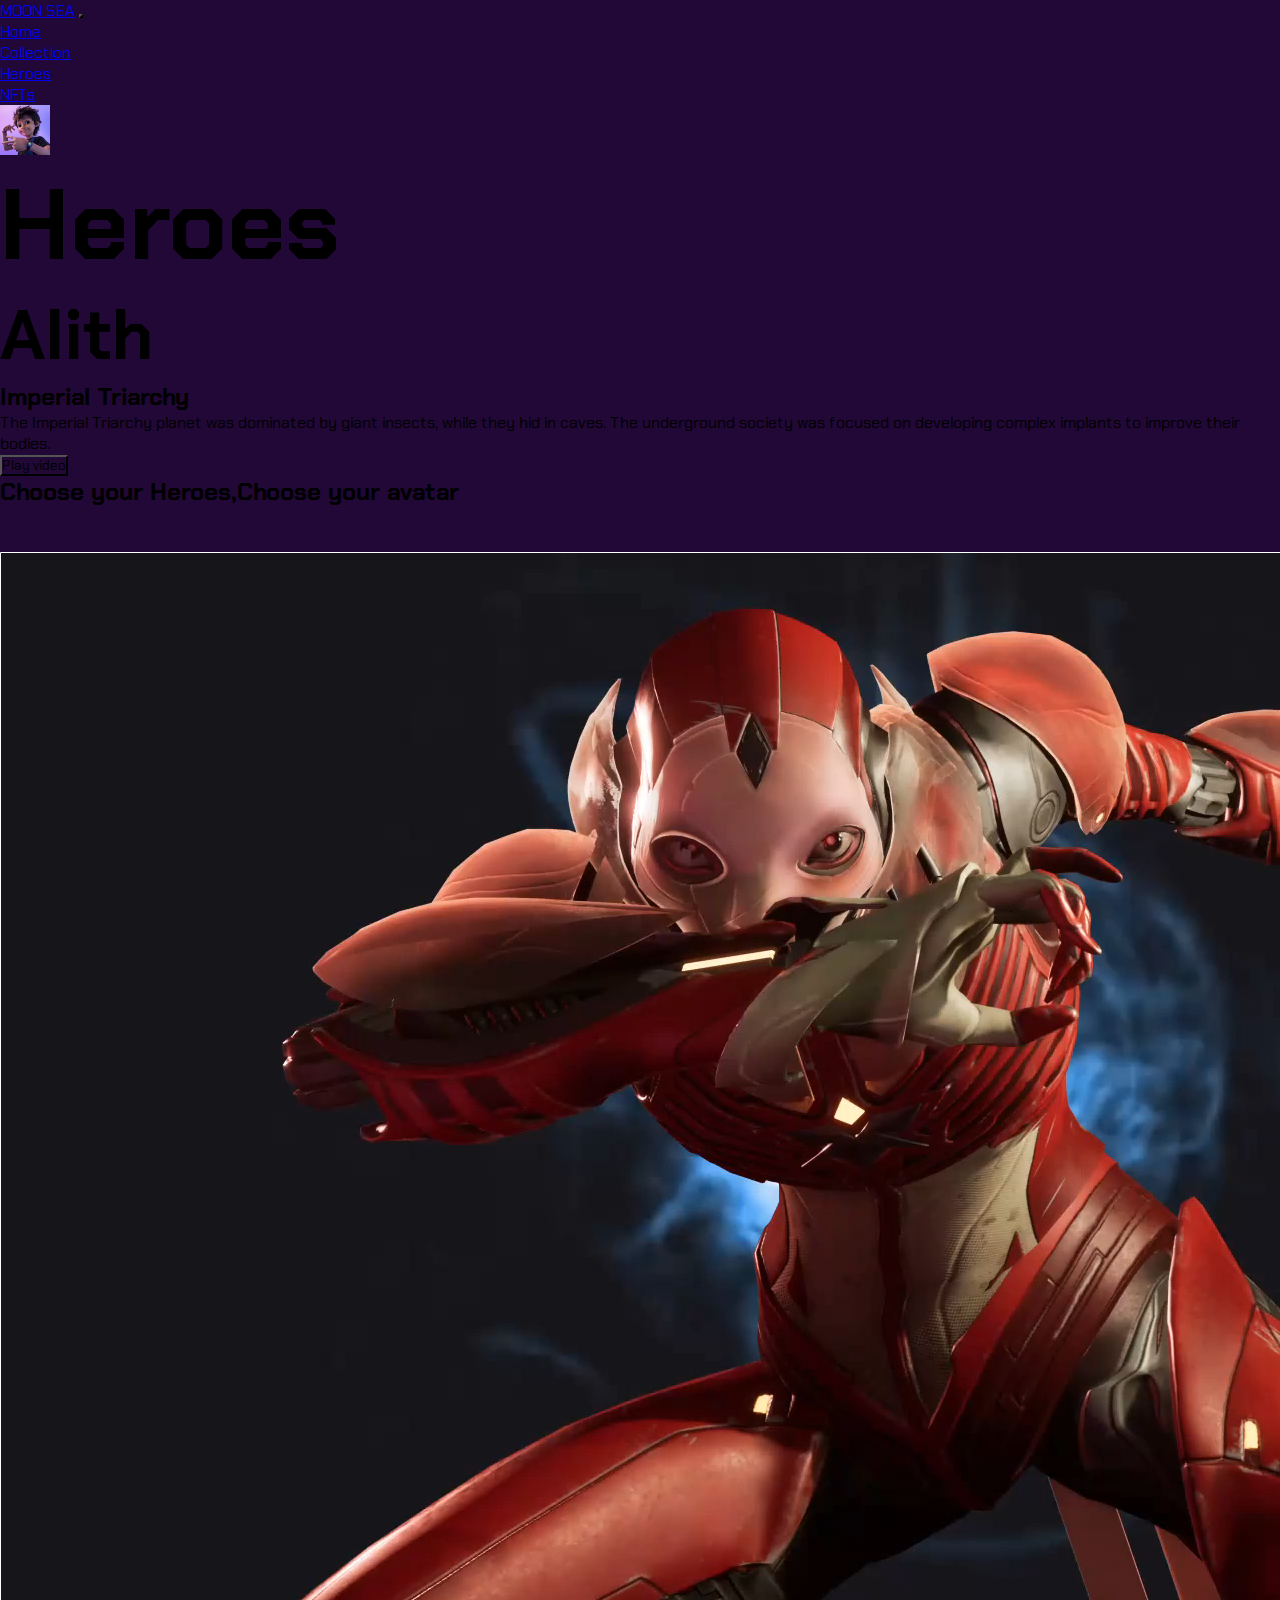
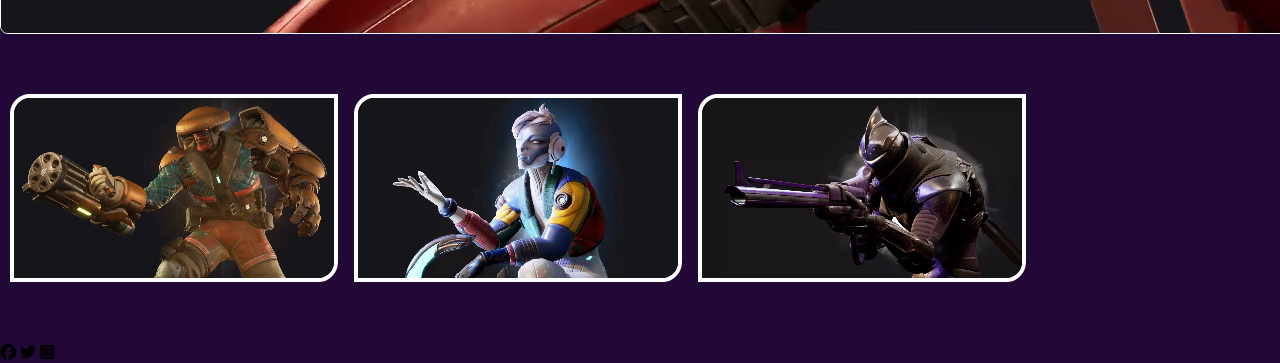
<file: Heroes.html>
<!DOCTYPE html>
<html lang="en">

<head>
  <meta charset="UTF-8">
  <meta http-equiv="X-UA-Compatible" content="IE=edge">
  <meta name="viewport" content="width=device-width, initial-scale=1.0">
  <title>Heroes</title>
  <link rel="stylesheet" href="Heroes.css">
  <link rel="stylesheet" href="https://cdnjs.cloudflare.com/ajax/libs/font-awesome/6.2.0/css/all.min.css">
  <link href="https://cdn.jsdelivr.net/npm/bootstrap@5.2.1/dist/css/bootstrap.min.css" rel="stylesheet"
    integrity="sha384-iYQeCzEYFbKjA/T2uDLTpkwGzCiq6soy8tYaI1GyVh/UjpbCx/TYkiZhlZB6+fzT" crossorigin="anonymous">

  <link href="https://unpkg.com/aos@2.3.1/dist/aos.css" rel="stylesheet">
  <script src="https://cdn.jsdelivr.net/npm/@popperjs/core@2.11.6/dist/umd/popper.min.js"
    integrity="sha384-oBqDVmMz9ATKxIep9tiCxS/Z9fNfEXiDAYTujMAeBAsjFuCZSmKbSSUnQlmh/jp3" crossorigin="anonymous">
  </script>
  <script src="https://cdn.jsdelivr.net/npm/bootstrap@5.2.1/dist/js/bootstrap.min.js"
    integrity="sha384-7VPbUDkoPSGFnVtYi0QogXtr74QeVeeIs99Qfg5YCF+TidwNdjvaKZX19NZ/e6oz" crossorigin="anonymous">
  </script>

</head>

<body>
  <header>
    <nav class="navbar navbar-expand-sm ">
      <div class="container">
        <a class="navbar-brand text-white fs-1" href="#">MOON <span class="text-primary">SEA</span></a>
        <button class="navbar-toggler" type="button" data-bs-toggle="collapse" data-bs-target="#collapsibleNavbar"
          style="background-color:white; margin-right:20px;">
          <span class="navbar-toggler-icon"></span>
        </button>
        <div class="collapse navbar-collapse" id="collapsibleNavbar">
          <ul class="navbar-nav ms-auto text-center fs-3">
            <li class="nav-item ">
              <a class="nav-link text-white" href="index.html">Home</a>
            </li>
            <li class="nav-item ">
              <a class="nav-link text-white" href="collection.html">Collection</a>
            </li>
            <li class="nav-item">
              <a class="nav-link text-white" href="Heroes.html">Heroes</a>
            </li>
            <li class="nav-item">
              <a class="nav-link text-white" href="NFTs.html">NFTs</a>
            </li>
            <li class="nav-item">
              <img class="img-fluid rounded-circle border ms-5" style="width:50px ;" src="/download (4).jpg" alt=""
                srcset="">
            </li>
          </ul>
        </div>
      </div>
    </nav>
  </header>
  <main>
    <div class="container">
      <div class="row text-white">
        <div class="col-sm-12 col-md-6 col-lg-6 col-12">
          <h1 id="heroes">Heroes</h1>
          <span id="title" class="text-primary">Alith</span>
          <h2>Imperial Triarchy</h2>
          <p class="w-50">The Imperial Triarchy planet was dominated by giant insects, while they hid in caves.
            The underground society was focused on developing complex implants to improve their bodies. </p>
          <button class="btn btn-primary">Play video</button>
        </div>
        <div class="col-sm-12 col-md-6 col-lg-6 col-12">
          <h2 class="mt-5 fs-1">Choose your Heroes,Choose your avatar</h2>
          <video src="alith.webm" autoplay="" loop="" id="video"
            class="styles__ModelAnimation-sc-dcc87u-13 cpaukj w-100 "></video>
        </div>
      </div>

      <div class="row ">
        
          <div class=" cards col-md-4 col-md-6 col-lg-4">
            <video src="/duke.webm"  autoplay="" loop="" class="video"></video>
          </div>
          <div class=" cards col-md-4 col-md-6 col-lg-4">
            <video src="/kira.webm"  autoplay="" loop="" class="video"></video>
          </div>
          <div class=" cards  col-md-4 col-md-6 col-lg-4">
            <video src="/sahad.webm"  autoplay="" loop="" class="video"></video>
          </div>
        
      </div>
    </div>


  

  </main>
  <footer>
    <div class="container-fluid text-white fs-1 ms-5  ">
      <i class="fa-brands fa-facebook"></i>
      <i class="fa-brands fa-twitter"></i>
      <i class="fa-brands fa-square-instagram"></i>
    </div>
  </footer>
</body>

</html>
</file>
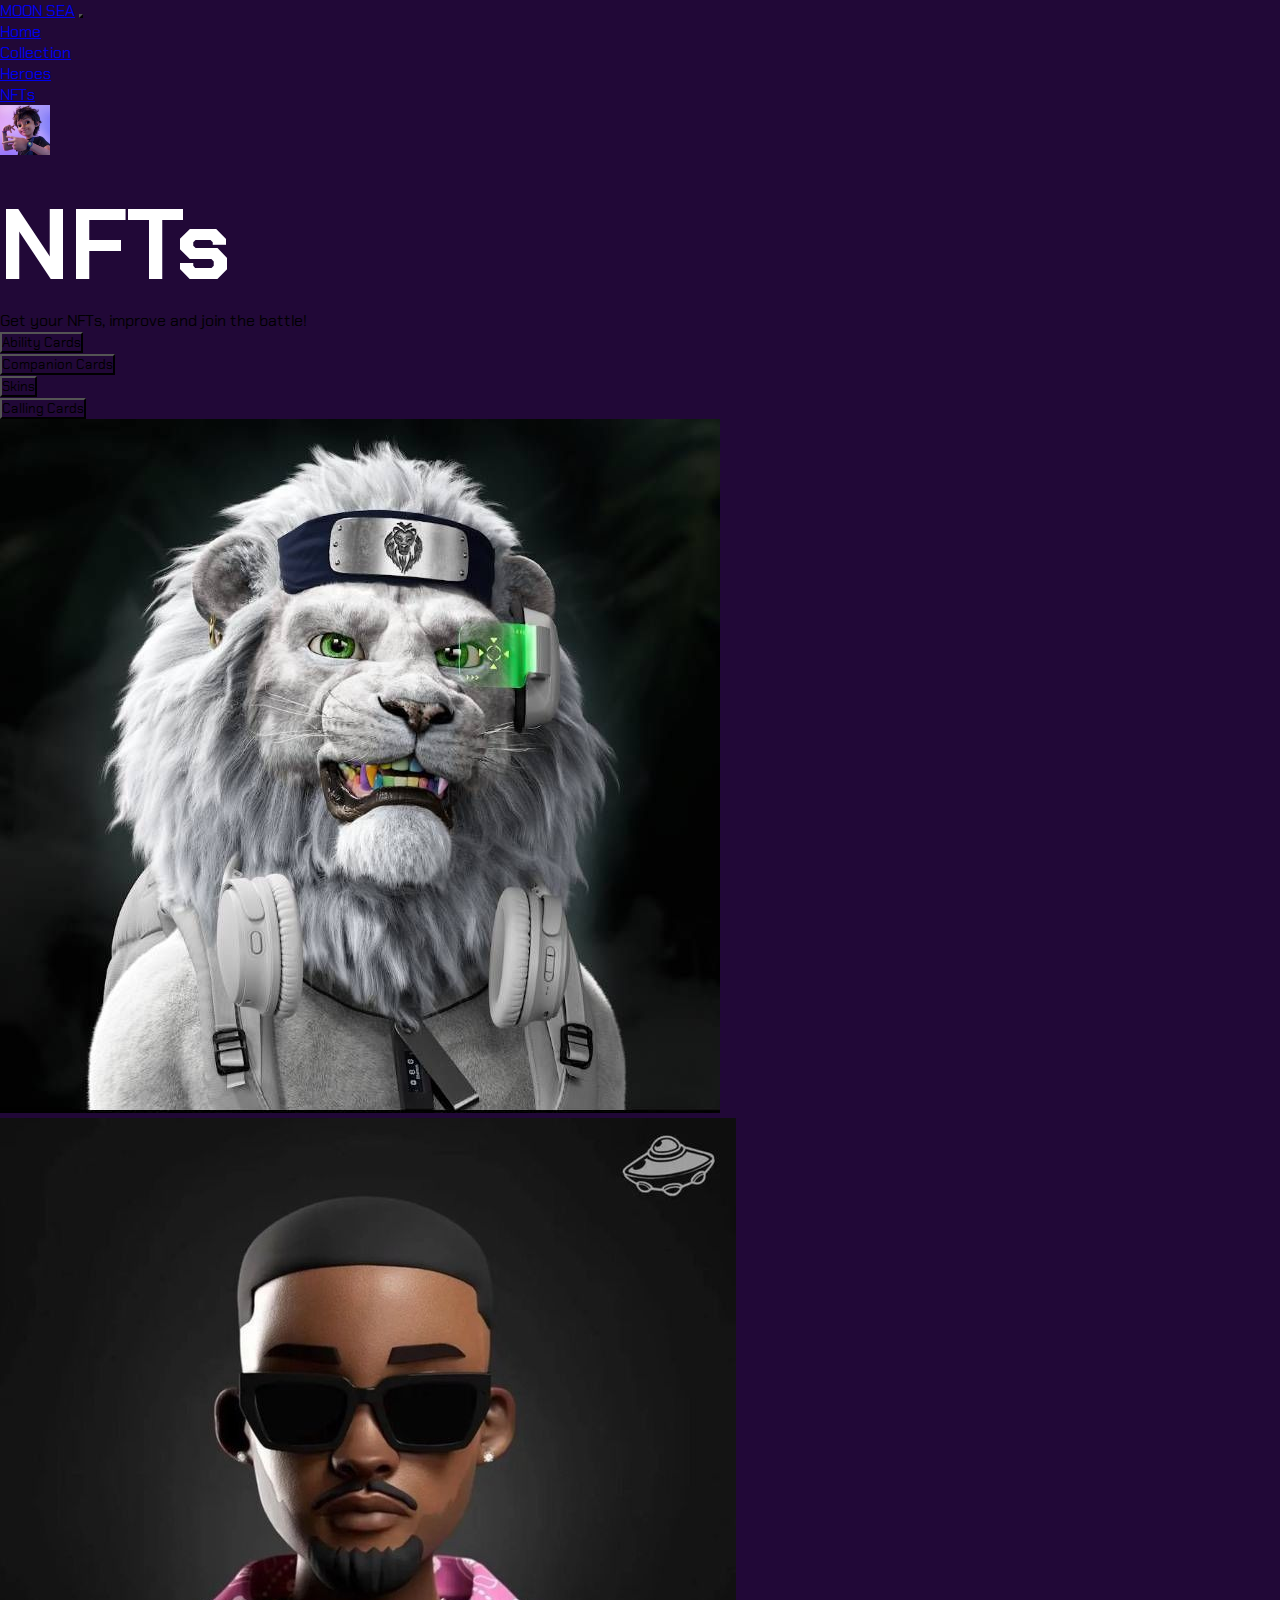
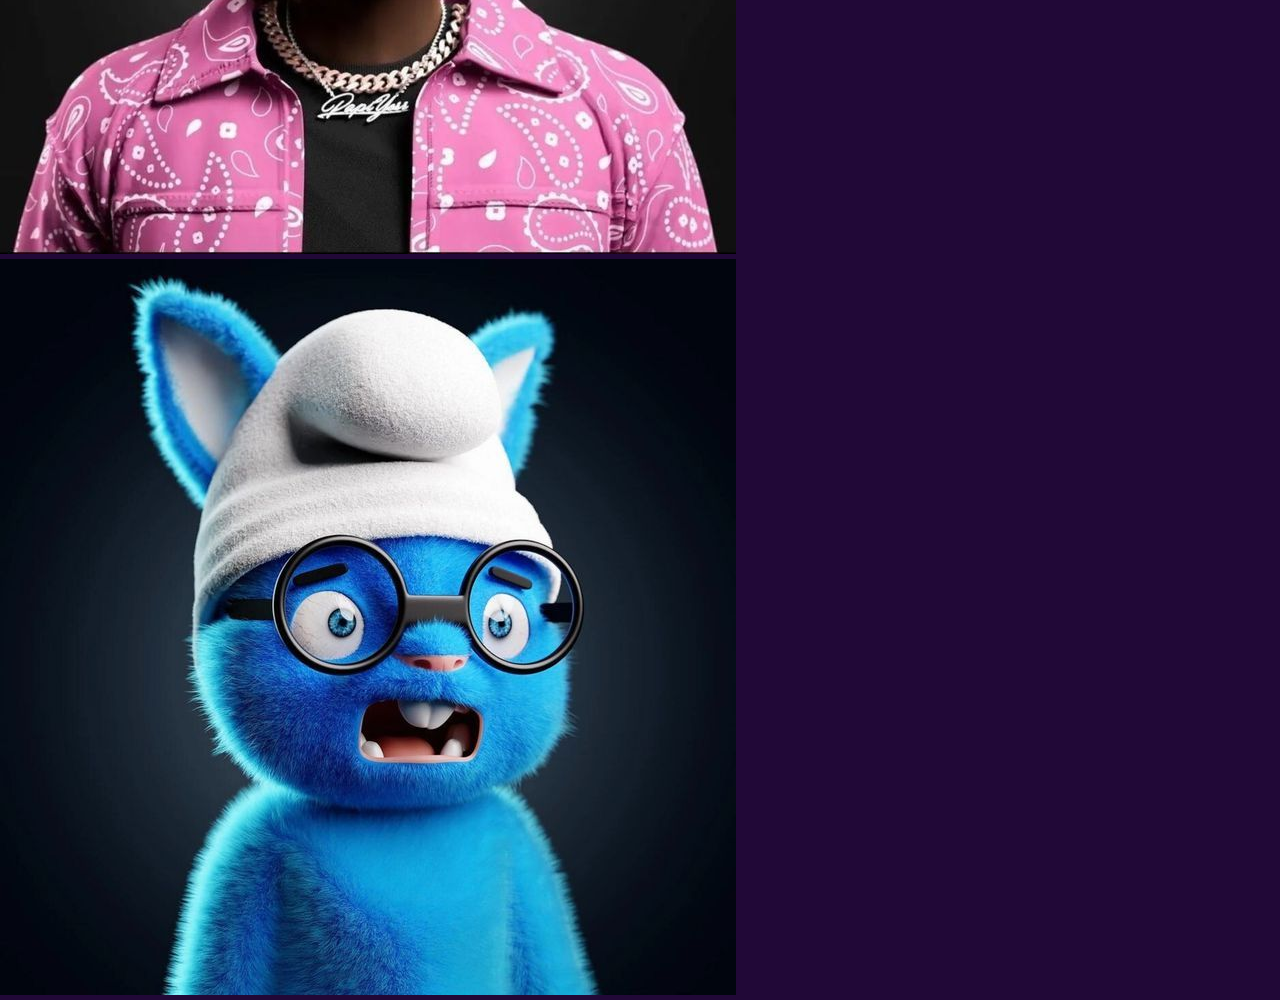
<file: NFTs.html>
<!DOCTYPE html>
<html lang="en">

<head>
  <meta charset="UTF-8">
  <meta http-equiv="X-UA-Compatible" content="IE=edge">
  <meta name="viewport" content="width=device-width, initial-scale=1.0">
  <title>NFTs</title>
  <link rel="stylesheet" href="NFTs.css">
  <link rel="stylesheet" href="https://cdnjs.cloudflare.com/ajax/libs/font-awesome/6.2.0/css/all.min.css">
  <link href="https://cdn.jsdelivr.net/npm/bootstrap@5.2.1/dist/css/bootstrap.min.css" rel="stylesheet"
    integrity="sha384-iYQeCzEYFbKjA/T2uDLTpkwGzCiq6soy8tYaI1GyVh/UjpbCx/TYkiZhlZB6+fzT" crossorigin="anonymous">

  <link href="https://unpkg.com/aos@2.3.1/dist/aos.css" rel="stylesheet">


  <script src="https://cdn.jsdelivr.net/npm/@popperjs/core@2.11.6/dist/umd/popper.min.js"
    integrity="sha384-oBqDVmMz9ATKxIep9tiCxS/Z9fNfEXiDAYTujMAeBAsjFuCZSmKbSSUnQlmh/jp3" crossorigin="anonymous">
  </script>
  <script src="https://cdn.jsdelivr.net/npm/bootstrap@5.2.1/dist/js/bootstrap.min.js"
    integrity="sha384-7VPbUDkoPSGFnVtYi0QogXtr74QeVeeIs99Qfg5YCF+TidwNdjvaKZX19NZ/e6oz" crossorigin="anonymous">
  </script>
</head>

<body>
  <nav class="navbar navbar-expand-sm ">
    <div class="container">
      <a class="navbar-brand text-white fs-1" href="#">MOON <span class="text-primary">SEA</span></a>
      <button class="navbar-toggler" type="button" data-bs-toggle="collapse" data-bs-target="#collapsibleNavbar"
        style="background-color:white; margin-right:20px;">
        <span class="navbar-toggler-icon"></span>
      </button>
      <div class="collapse navbar-collapse" id="collapsibleNavbar">
        <ul class="navbar-nav ms-auto text-center fs-3">
          <li class="nav-item ">
            <a class="nav-link text-white" href="index.html">Home</a>
          </li>
          <li class="nav-item ">
            <a class="nav-link text-white" href="collection.html">Collection</a>
          </li>
          <li class="nav-item">
            <a class="nav-link text-white" href="Heroes.html">Heroes</a>
          </li>
          <li class="nav-item">
            <a class="nav-link text-white" href="NFTs.html">NFTs</a>
          </li>
          <li class="nav-item">
            <img class="img-fluid rounded-circle border ms-5" style="width:50px ;" src="/download (4).jpg" alt=""
              srcset="">
          </li>
        </ul>
      </div>
    </div>
  </nav>
  </header>
  <!-- main section -->
  <main>



    <div class="container">
      <div class="row">
        <div class="col-md-6">
          <h1 class="NFTs">NFTs</h1>
        </div>
        <div class="col-md-6">
          <p class="text-white fs-4 mt-5">Get your NFTs, improve and join the battle!</p>
        </div>
      </div>

      <div class="row">
        <div class="col-md-3 ">
          <button class="btn btn-outline-primary text-white">Ability Cards</button>
        </div>

        <div class="col-md-3 ">
          <button class="btn btn-outline-primary text-white">Companion Cards</button>
          
        </div>

        <div class="col-md-3 ">
          <button class="btn btn-outline-primary text-white">Skins</button>
        </div>

        <div class="col-md-3 ">
          <button class="btn btn-outline-primary text-white">Calling Cards</button>
        </div>
      </div>

      <div class="row">

        <div class=" cards col-md-4 col-md-6 col-lg-4 mt-5 mb-5">
          <img src="/lion.jpg" alt="" class="w-100">
        </div>
        <div class=" cards col-md-4 col-md-6 col-lg-4 mt-5">
          <img src="/rocky (1).jpg" alt="" class="w-100">
        </div>
        <div class=" cards  col-md-4 col-md-6 col-lg-4 mt-5">
          <img src="/2d 3d nft art collection, 2d 3d animation video, 2d 3d character design!!.jpg" alt="" class="w-100">
        </div>

      </div>
    </div>






  </main>
  <!-- footer section -->
  <footer>

  </footer>
</body>

</html>
</file>
<file: style.css>
@import url('https://fonts.googleapis.com/css2?family=Chakra+Petch&display=swap');
*{
    margin: 0;
    padding: 0;
    background-color: rgb(33, 8, 55);
    font-family: 'Chakra Petch', sans-serif;
 
}






/* <-- The slideshow carousel --> */
#demo{
    width: 480px;
    height: 450px;
    
}




/* waves */
</file>
<file: collection.css>
@import url('https://fonts.googleapis.com/css2?family=Chakra+Petch&display=swap');

*{
    margin: 0;
    padding: 0;
    background: rgb(33, 8, 55);
    font-family: 'Chakra Petch', sans-serif;
}
</file>
<file: Heroes.css>
@import url('https://fonts.googleapis.com/css2?family=Chakra+Petch&display=swap');
*{
    margin: 0;
    padding: 0;
    background-color: rgb(33, 8, 55);
    font-family: 'Chakra Petch', sans-serif;
}


.card {
   position:relative;
   top: 50px;
   

}



.card-body{
    position: relative;
    bottom: 22px;
}

#heroes{
    font-size: 100px;
    font-weight: bold;
}
#title{
    font-size: 70px;
    font-weight: bold;
}
#video{
 margin-top: 45px;
 border: 1px solid white;
 border-radius: 0px 8px 0px 8px;

}
 .cards{
    width: 25%;
    display: inline-block;
    padding: 10px;
    margin: 45px 0px 45px 0px;
   
    
 }
.video{
    width:100%;
    border-radius: 20px 0px  20px 0px;
    border: 4px solid white;
    
}
</file>
<file: NFTs.css>
@import url('https://fonts.googleapis.com/css2?family=Chakra+Petch&display=swap');

*{
    margin: 0;
    padding: 0;
    background-color: rgb(33, 8, 55);
    font-family: 'Chakra Petch', sans-serif;
}

.NFTs{
    font-size: 100px;
    color: white;
    font-weight: bold;
    margin-top: 20px;
    
}
</file>
